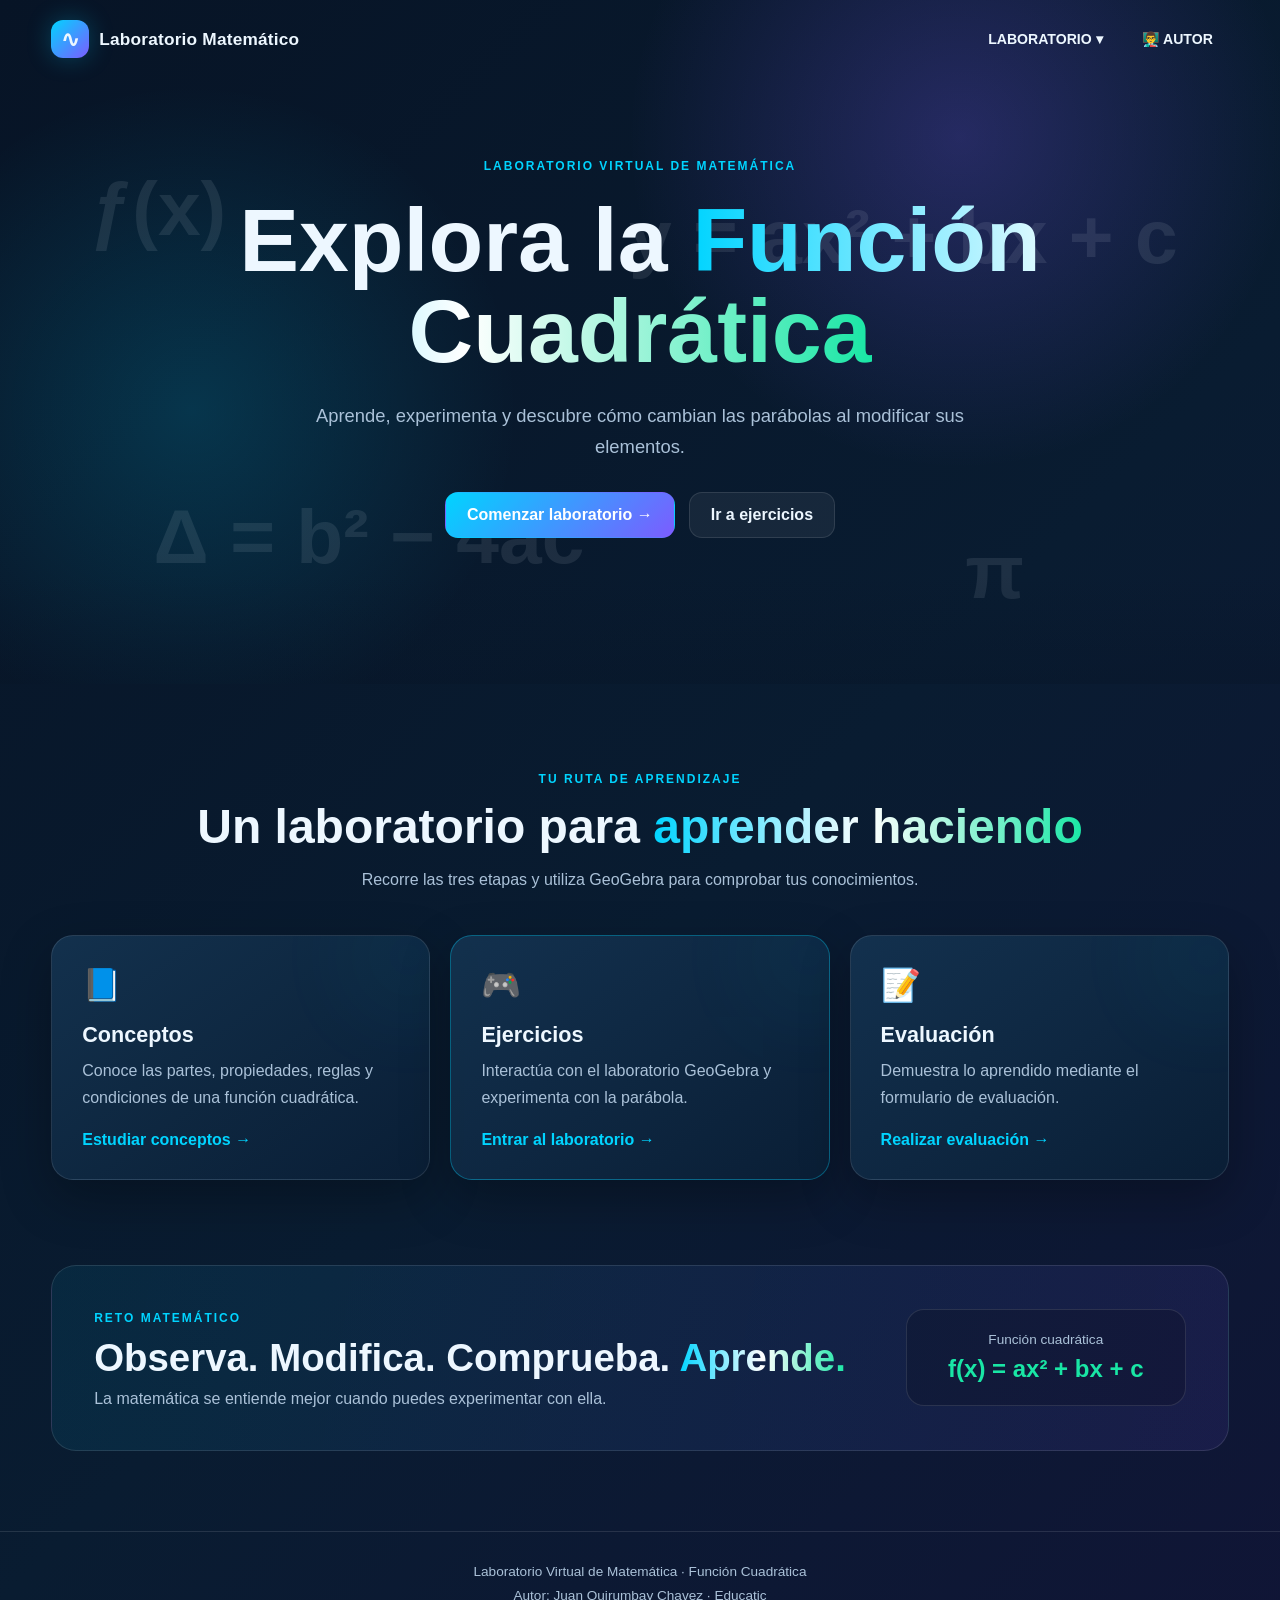
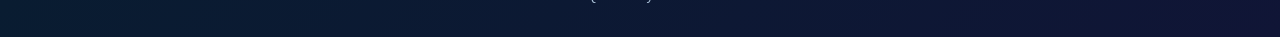
<file: index.html>
<!DOCTYPE html>
<html lang="es">
<head>
  <meta charset="UTF-8">
  <meta name="viewport" content="width=device-width, initial-scale=1.0">
  <title>Laboratorio Virtual | Función Cuadrática</title>
  <link rel="stylesheet" href="estilos.css">
</head>
<body>
  <header class="hero">
    <div class="math-bg"><span>ƒ(x)</span><span>y = ax² + bx + c</span><span>Δ = b² − 4ac</span><span>π</span></div>
    <nav class="navbar">
      <a class="brand" href="index.html"><span class="brand-icon">∿</span> Laboratorio Matemático</a>
      <button class="menu-toggle" aria-label="Abrir menú">☰</button>
      <ul class="nav-links">
        <li class="dropdown">
          <a href="#" class="nav-link">LABORATORIO <span>▾</span></a>
          <ul class="submenu">
            <li><a href="conceptos.html">📘 Conceptos</a></li>
            <li><a href="ejercicios.html">🎮 Ejercicios</a></li>
            <li><a href="evaluacion.html">📝 Evaluación</a></li>
          </ul>
        </li>
        <li><a href="autor.html" class="nav-link">👨‍🏫 AUTOR</a></li>
      </ul>
    </nav>

    <div class="hero-content">
      <div class="badge">LABORATORIO VIRTUAL DE MATEMÁTICA</div>
      <h1>Explora la <span>Función Cuadrática</span></h1>
      <p>Aprende, experimenta y descubre cómo cambian las parábolas al modificar sus elementos.</p>
      <div class="hero-actions">
        <a href="conceptos.html" class="btn btn-primary">Comenzar laboratorio →</a>
        <a href="ejercicios.html" class="btn btn-glass">Ir a ejercicios</a>
      </div>
    </div>
  </header>

  <main>
    <section class="section intro">
      <div class="section-title">
        <span class="eyebrow">TU RUTA DE APRENDIZAJE</span>
        <h2>Un laboratorio para <span>aprender haciendo</span></h2>
        <p>Recorre las tres etapas y utiliza GeoGebra para comprobar tus conocimientos.</p>
      </div>
      <div class="cards three">
        <a class="feature-card" href="conceptos.html">
          <div class="card-icon">📘</div>
          <h3>Conceptos</h3>
          <p>Conoce las partes, propiedades, reglas y condiciones de una función cuadrática.</p>
          <span class="card-link">Estudiar conceptos →</span>
        </a>
        <a class="feature-card featured" href="ejercicios.html">
          <div class="card-icon">🎮</div>
          <h3>Ejercicios</h3>
          <p>Interactúa con el laboratorio GeoGebra y experimenta con la parábola.</p>
          <span class="card-link">Entrar al laboratorio →</span>
        </a>
        <a class="feature-card" href="evaluacion.html">
          <div class="card-icon">📝</div>
          <h3>Evaluación</h3>
          <p>Demuestra lo aprendido mediante el formulario de evaluación.</p>
          <span class="card-link">Realizar evaluación →</span>
        </a>
      </div>
    </section>

    <section class="quote-section">
      <div>
        <span class="eyebrow">RETO MATEMÁTICO</span>
        <h2>Observa. Modifica. Comprueba. <span>Aprende.</span></h2>
        <p>La matemática se entiende mejor cuando puedes experimentar con ella.</p>
      </div>
      <div class="formula-card">
        <span>Función cuadrática</span>
        <strong>f(x) = ax² + bx + c</strong>
      </div>
    </section>
  </main>

  <footer>
    <p>Laboratorio Virtual de Matemática · Función Cuadrática</p>
    <p>Autor: Juan Quirumbay Chavez · Educatic</p>
  </footer>
  <script src="script.js"></script>
</body>
</html>
</file>
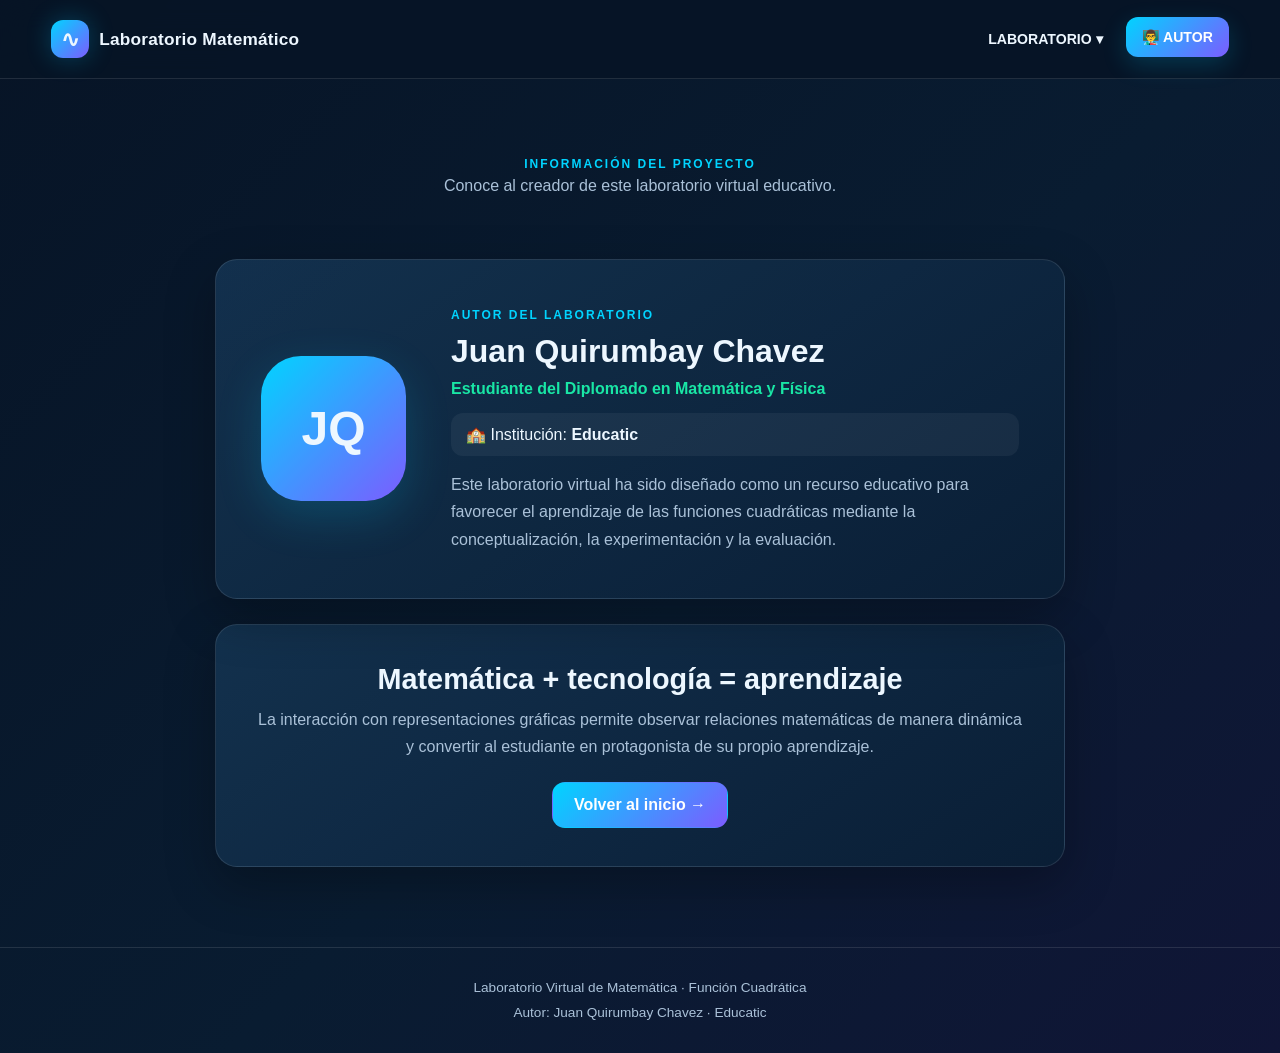
<file: autor.html>
<!DOCTYPE html>
<html lang="es">
<head>
  <meta charset="UTF-8">
  <meta name="viewport" content="width=device-width, initial-scale=1.0">
  <title>Autor | Laboratorio Matemático</title>
  <link rel="stylesheet" href="estilos.css">
  
</head>
<body>
  <header class="inner-header">
    <nav class="navbar">
      <a class="brand" href="index.html"><span class="brand-icon">∿</span> Laboratorio Matemático</a>
      <button class="menu-toggle" aria-label="Abrir menú">☰</button>
      <ul class="nav-links">
        <li class="dropdown">
          <a href="#" class="nav-link">LABORATORIO <span>▾</span></a>
          <ul class="submenu">
            <li><a href="conceptos.html">📘 Conceptos</a></li>
            <li><a href="ejercicios.html">🎮 Ejercicios</a></li>
            <li><a href="evaluacion.html">📝 Evaluación</a></li>
          </ul>
        </li>
        <li><a href="autor.html" class="nav-link active">👨‍🏫 AUTOR</a></li>
      </ul>
    </nav>
  </header>

  <main class="page-main">
    <section class="page-hero">
      <span class="eyebrow">INFORMACIÓN DEL PROYECTO</span>
            <p>Conoce al creador de este laboratorio virtual educativo.</p>
    </section>

    <section class="author-card">
      <div class="author-avatar">JQ</div>
      <div class="author-info">
        <span class="eyebrow">AUTOR DEL LABORATORIO</span>
        <h2>Juan Quirumbay Chavez</h2>
        <p class="role">Estudiante del Diplomado en Matemática y Física</p>
        <div class="institution">🏫 Institución: <strong>Educatic</strong></div>
        <p>Este laboratorio virtual ha sido diseñado como un recurso educativo para favorecer el aprendizaje de las funciones cuadráticas mediante la conceptualización, la experimentación y la evaluación.</p>
      </div>
    </section>

    <section class="author-message">
      <h2>Matemática + tecnología = aprendizaje</h2>
      <p>La interacción con representaciones gráficas permite observar relaciones matemáticas de manera dinámica y convertir al estudiante en protagonista de su propio aprendizaje.</p>
      <a href="index.html" class="btn btn-primary">Volver al inicio →</a>
    </section>
  </main>
  <footer>
    <p>Laboratorio Virtual de Matemática · Función Cuadrática</p>
    <p>Autor: Juan Quirumbay Chavez · Educatic</p>
  </footer>
  <script src="script.js"></script>
</body>
</html>
</file>
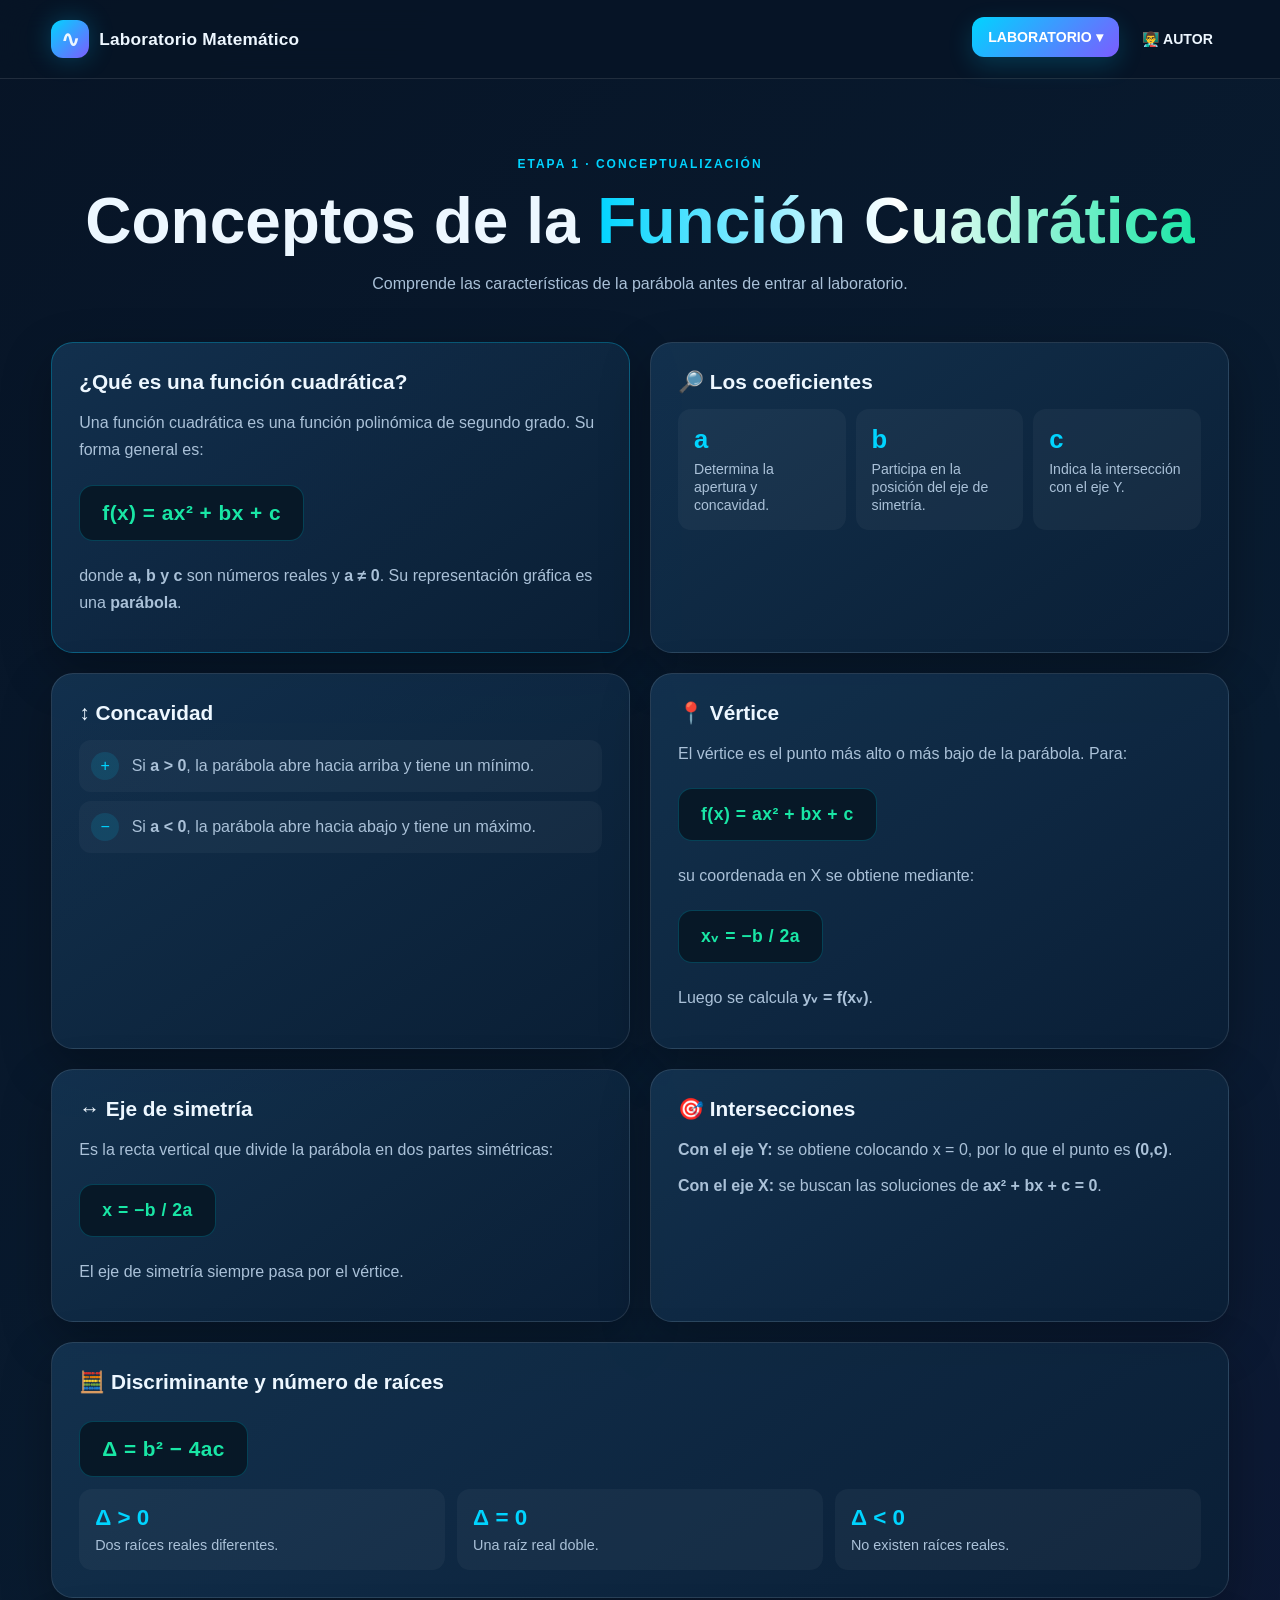
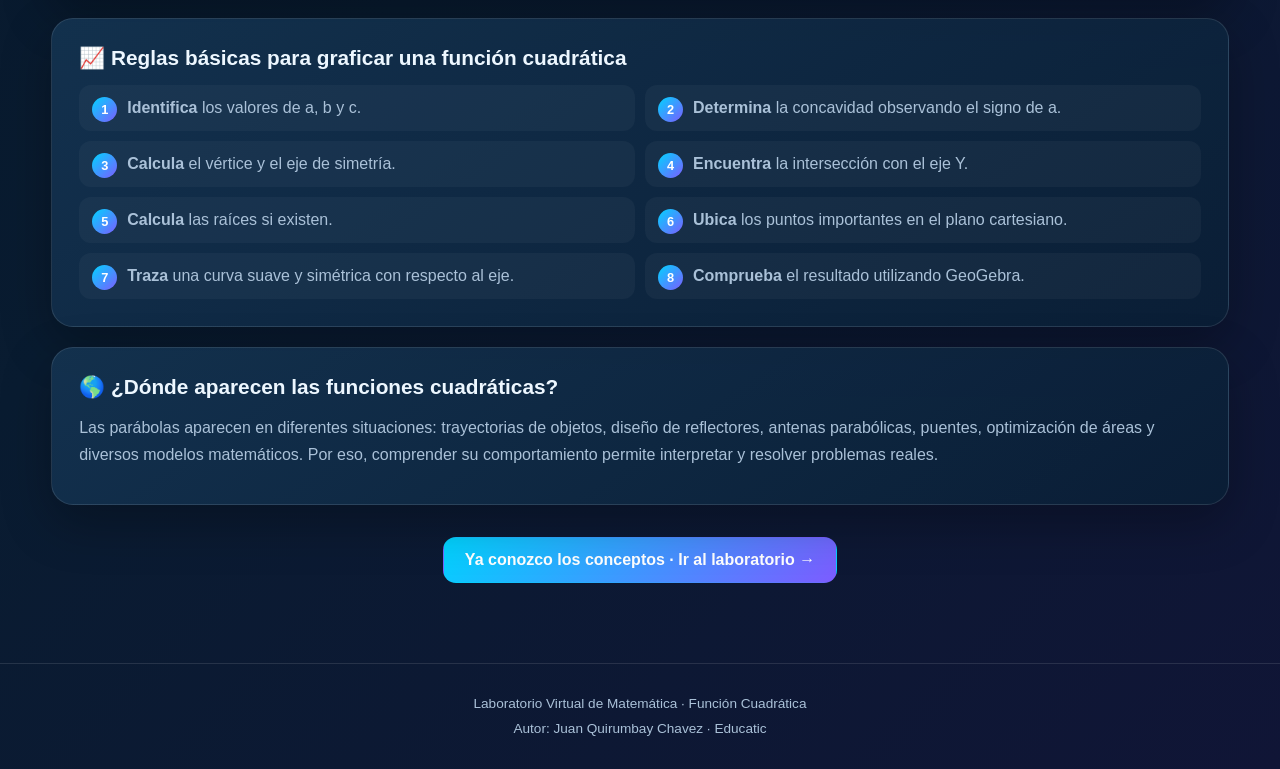
<file: conceptos.html>
<!DOCTYPE html>
<html lang="es">
<head>
  <meta charset="UTF-8">
  <meta name="viewport" content="width=device-width, initial-scale=1.0">
  <title>Conceptos | Función Cuadrática</title>
  <link rel="stylesheet" href="estilos.css">
  
</head>
<body>
  <header class="inner-header">
    <nav class="navbar">
      <a class="brand" href="index.html"><span class="brand-icon">∿</span> Laboratorio Matemático</a>
      <button class="menu-toggle" aria-label="Abrir menú">☰</button>
      <ul class="nav-links">
        <li class="dropdown">
          <a href="#" class="nav-link active">LABORATORIO <span>▾</span></a>
          <ul class="submenu">
            <li><a href="conceptos.html">📘 Conceptos</a></li>
            <li><a href="ejercicios.html">🎮 Ejercicios</a></li>
            <li><a href="evaluacion.html">📝 Evaluación</a></li>
          </ul>
        </li>
        <li><a href="autor.html" class="nav-link">👨‍🏫 AUTOR</a></li>
      </ul>
    </nav>
  </header>

  <main class="page-main">
    <section class="page-hero">
      <span class="eyebrow">ETAPA 1 · CONCEPTUALIZACIÓN</span>
      <h1>Conceptos de la <span>Función Cuadrática</span></h1>
      <p>Comprende las características de la parábola antes de entrar al laboratorio.</p>
    </section>

    <section class="content-grid">
      <article class="content-card highlight">
        <h2>¿Qué es una función cuadrática?</h2>
        <p>Una función cuadrática es una función polinómica de segundo grado. Su forma general es:</p>
        <div class="formula">f(x) = ax² + bx + c</div>
        <p>donde <strong>a, b y c</strong> son números reales y <strong>a ≠ 0</strong>. Su representación gráfica es una <strong>parábola</strong>.</p>
      </article>

      <article class="content-card">
        <h2>🔎 Los coeficientes</h2>
        <div class="mini-grid">
          <div><strong>a</strong><span>Determina la apertura y concavidad.</span></div>
          <div><strong>b</strong><span>Participa en la posición del eje de simetría.</span></div>
          <div><strong>c</strong><span>Indica la intersección con el eje Y.</span></div>
        </div>
      </article>

      <article class="content-card">
        <h2>↕ Concavidad</h2>
        <div class="rule-list">
          <p><span class="dot">+</span> Si <strong>a &gt; 0</strong>, la parábola abre hacia arriba y tiene un mínimo.</p>
          <p><span class="dot">−</span> Si <strong>a &lt; 0</strong>, la parábola abre hacia abajo y tiene un máximo.</p>
        </div>
      </article>

      <article class="content-card">
        <h2>📍 Vértice</h2>
        <p>El vértice es el punto más alto o más bajo de la parábola. Para:</p>
        <div class="formula small">f(x) = ax² + bx + c</div>
        <p>su coordenada en X se obtiene mediante:</p>
        <div class="formula small">xᵥ = −b / 2a</div>
        <p>Luego se calcula <strong>yᵥ = f(xᵥ)</strong>.</p>
      </article>

      <article class="content-card">
        <h2>↔ Eje de simetría</h2>
        <p>Es la recta vertical que divide la parábola en dos partes simétricas:</p>
        <div class="formula small">x = −b / 2a</div>
        <p>El eje de simetría siempre pasa por el vértice.</p>
      </article>

      <article class="content-card">
        <h2>🎯 Intersecciones</h2>
        <p><strong>Con el eje Y:</strong> se obtiene colocando x = 0, por lo que el punto es <strong>(0,c)</strong>.</p>
        <p><strong>Con el eje X:</strong> se buscan las soluciones de <strong>ax² + bx + c = 0</strong>.</p>
      </article>

      <article class="content-card wide">
        <h2>🧮 Discriminante y número de raíces</h2>
        <div class="formula">Δ = b² − 4ac</div>
        <div class="three-rules">
          <div><strong>Δ &gt; 0</strong><span>Dos raíces reales diferentes.</span></div>
          <div><strong>Δ = 0</strong><span>Una raíz real doble.</span></div>
          <div><strong>Δ &lt; 0</strong><span>No existen raíces reales.</span></div>
        </div>
      </article>

      <article class="content-card wide">
        <h2>📈 Reglas básicas para graficar una función cuadrática</h2>
        <ol class="steps">
          <li><b>Identifica</b> los valores de a, b y c.</li>
          <li><b>Determina</b> la concavidad observando el signo de a.</li>
          <li><b>Calcula</b> el vértice y el eje de simetría.</li>
          <li><b>Encuentra</b> la intersección con el eje Y.</li>
          <li><b>Calcula</b> las raíces si existen.</li>
          <li><b>Ubica</b> los puntos importantes en el plano cartesiano.</li>
          <li><b>Traza</b> una curva suave y simétrica con respecto al eje.</li>
          <li><b>Comprueba</b> el resultado utilizando GeoGebra.</li>
        </ol>
      </article>

      <article class="content-card wide">
        <h2>🌎 ¿Dónde aparecen las funciones cuadráticas?</h2>
        <p>Las parábolas aparecen en diferentes situaciones: trayectorias de objetos, diseño de reflectores, antenas parabólicas, puentes, optimización de áreas y diversos modelos matemáticos. Por eso, comprender su comportamiento permite interpretar y resolver problemas reales.</p>
      </article>
    </section>

    <div class="next-action">
      <a href="ejercicios.html" class="btn btn-primary">Ya conozco los conceptos · Ir al laboratorio →</a>
    </div>
  </main>
  <footer>
    <p>Laboratorio Virtual de Matemática · Función Cuadrática</p>
    <p>Autor: Juan Quirumbay Chavez · Educatic</p>
  </footer>
  <script src="script.js"></script>
</body>
</html>
</file>
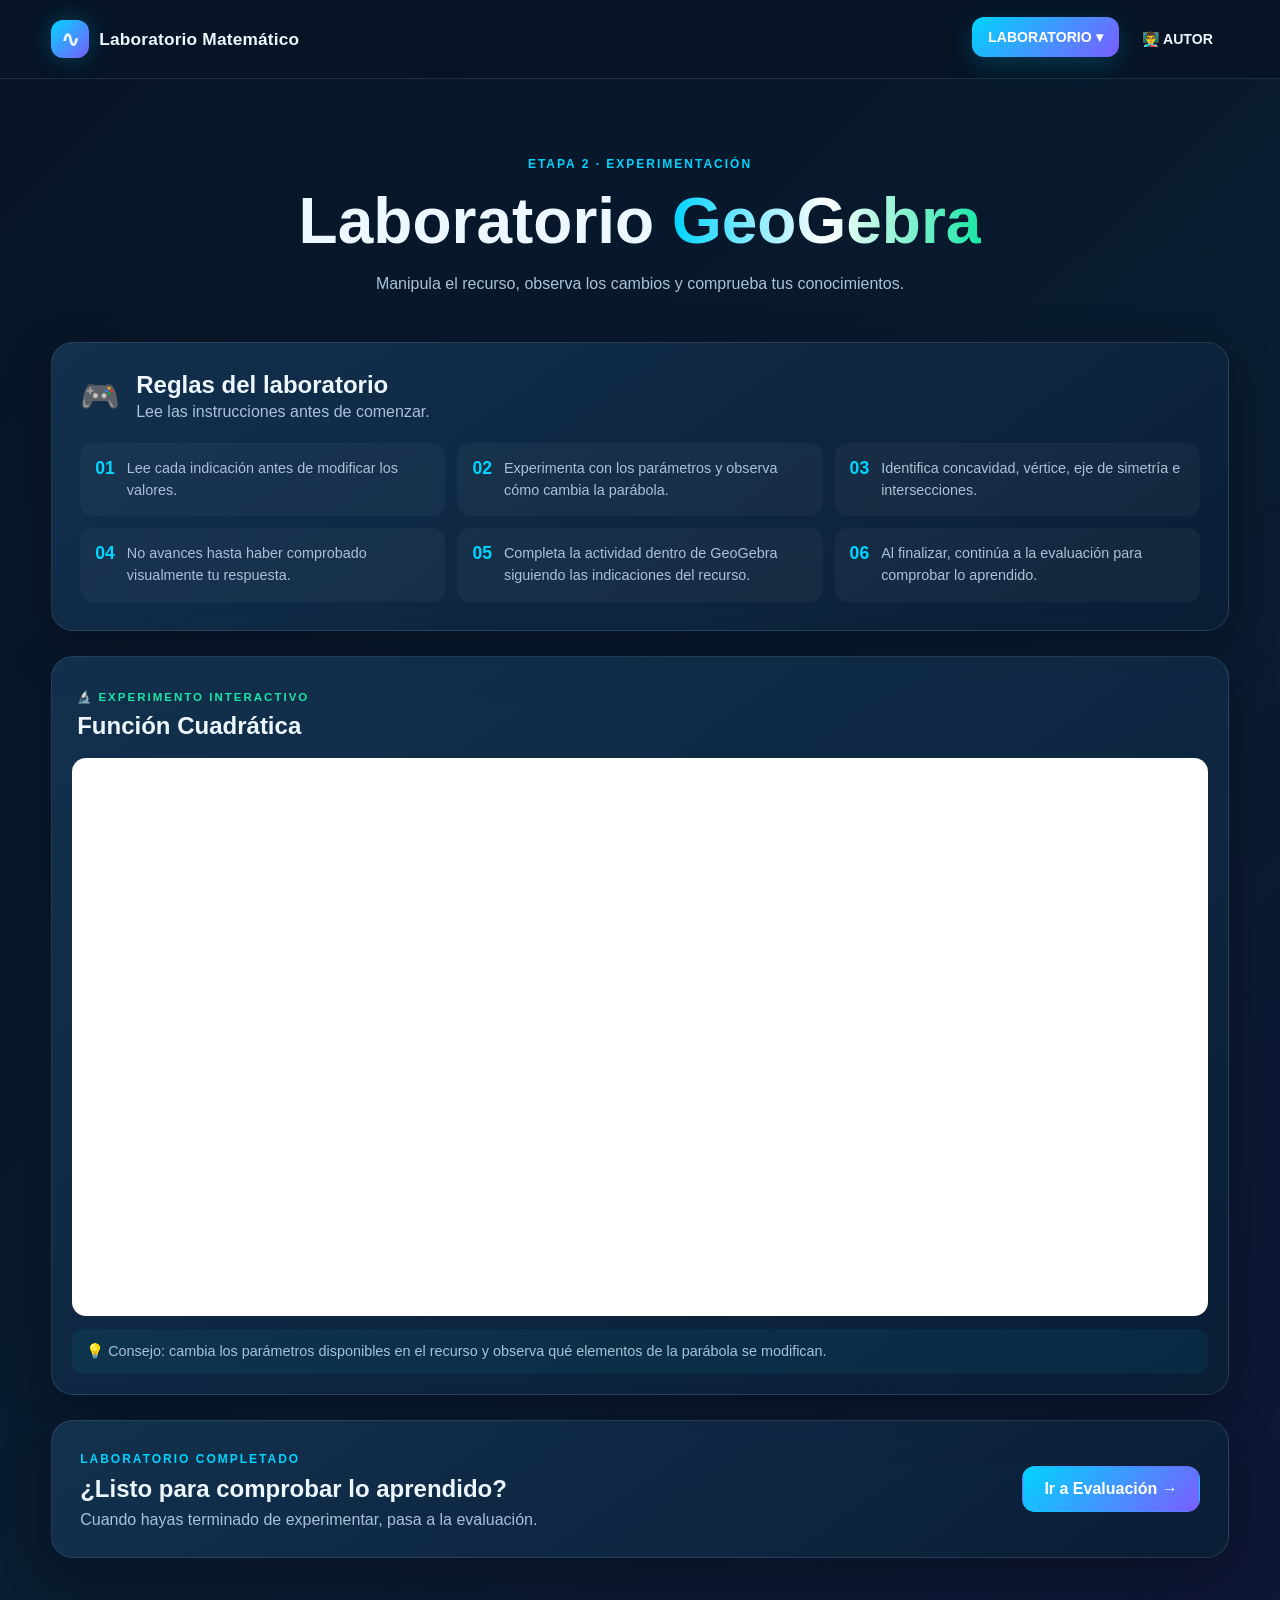
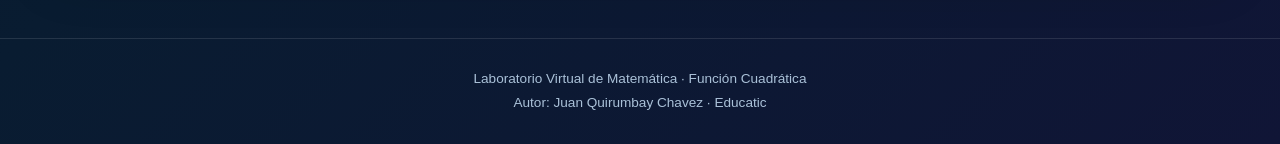
<file: ejercicios.html>
<!DOCTYPE html>
<html lang="es">
<head>
  <meta charset="UTF-8">
  <meta name="viewport" content="width=device-width, initial-scale=1.0">
  <title>Ejercicios | GeoGebra</title>
  <link rel="stylesheet" href="estilos.css">
  
</head>
<body>
  <header class="inner-header">
    <nav class="navbar">
      <a class="brand" href="index.html"><span class="brand-icon">∿</span> Laboratorio Matemático</a>
      <button class="menu-toggle" aria-label="Abrir menú">☰</button>
      <ul class="nav-links">
        <li class="dropdown">
          <a href="#" class="nav-link active">LABORATORIO <span>▾</span></a>
          <ul class="submenu">
            <li><a href="conceptos.html">📘 Conceptos</a></li>
            <li><a href="ejercicios.html">🎮 Ejercicios</a></li>
            <li><a href="evaluacion.html">📝 Evaluación</a></li>
          </ul>
        </li>
        <li><a href="autor.html" class="nav-link">👨‍🏫 AUTOR</a></li>
      </ul>
    </nav>
  </header>

  <main class="page-main">
    <section class="page-hero">
      <span class="eyebrow">ETAPA 2 · EXPERIMENTACIÓN</span>
      <h1>Laboratorio <span>GeoGebra</span></h1>
      <p>Manipula el recurso, observa los cambios y comprueba tus conocimientos.</p>
    </section>

    <section class="game-rules">
      <div class="rules-header">
        <div class="card-icon">🎮</div>
        <div>
          <h2>Reglas del laboratorio</h2>
          <p>Lee las instrucciones antes de comenzar.</p>
        </div>
      </div>
      <div class="rules-grid">
        <div><b>01</b><span>Lee cada indicación antes de modificar los valores.</span></div>
        <div><b>02</b><span>Experimenta con los parámetros y observa cómo cambia la parábola.</span></div>
        <div><b>03</b><span>Identifica concavidad, vértice, eje de simetría e intersecciones.</span></div>
        <div><b>04</b><span>No avances hasta haber comprobado visualmente tu respuesta.</span></div>
        <div><b>05</b><span>Completa la actividad dentro de GeoGebra siguiendo las indicaciones del recurso.</span></div>
        <div><b>06</b><span>Al finalizar, continúa a la evaluación para comprobar lo aprendido.</span></div>
      </div>
    </section>

    <section class="geo-section">
      <div class="geo-title">
        <span>🔬 EXPERIMENTO INTERACTIVO</span>
        <h2>Función Cuadrática</h2>
      </div>
      <div class="geo-wrapper">
        <iframe scrolling="no" title="Funcion Cuadratica"
          src="https://www.geogebra.org/material/iframe/id/FV4Z9Dd7/width/1366/height/558/border/888888/sfsb/true/smb/false/stb/false/stbh/false/ai/false/asb/false/sri/true/rc/false/ld/false/sdz/true/ctl/false"
          width="1366px" height="558px" style="border:0px;" allowfullscreen>
        </iframe>
      </div>
      <div class="geo-note">💡 Consejo: cambia los parámetros disponibles en el recurso y observa qué elementos de la parábola se modifican.</div>
    </section>

    <section class="finish-card">
      <div>
        <span class="eyebrow">LABORATORIO COMPLETADO</span>
        <h2>¿Listo para comprobar lo aprendido?</h2>
        <p>Cuando hayas terminado de experimentar, pasa a la evaluación.</p>
      </div>
      <a href="evaluacion.html" class="btn btn-primary">Ir a Evaluación →</a>
    </section>
  </main>
  <footer>
    <p>Laboratorio Virtual de Matemática · Función Cuadrática</p>
    <p>Autor: Juan Quirumbay Chavez · Educatic</p>
  </footer>
  <script src="script.js"></script>
</body>
</html>
</file>
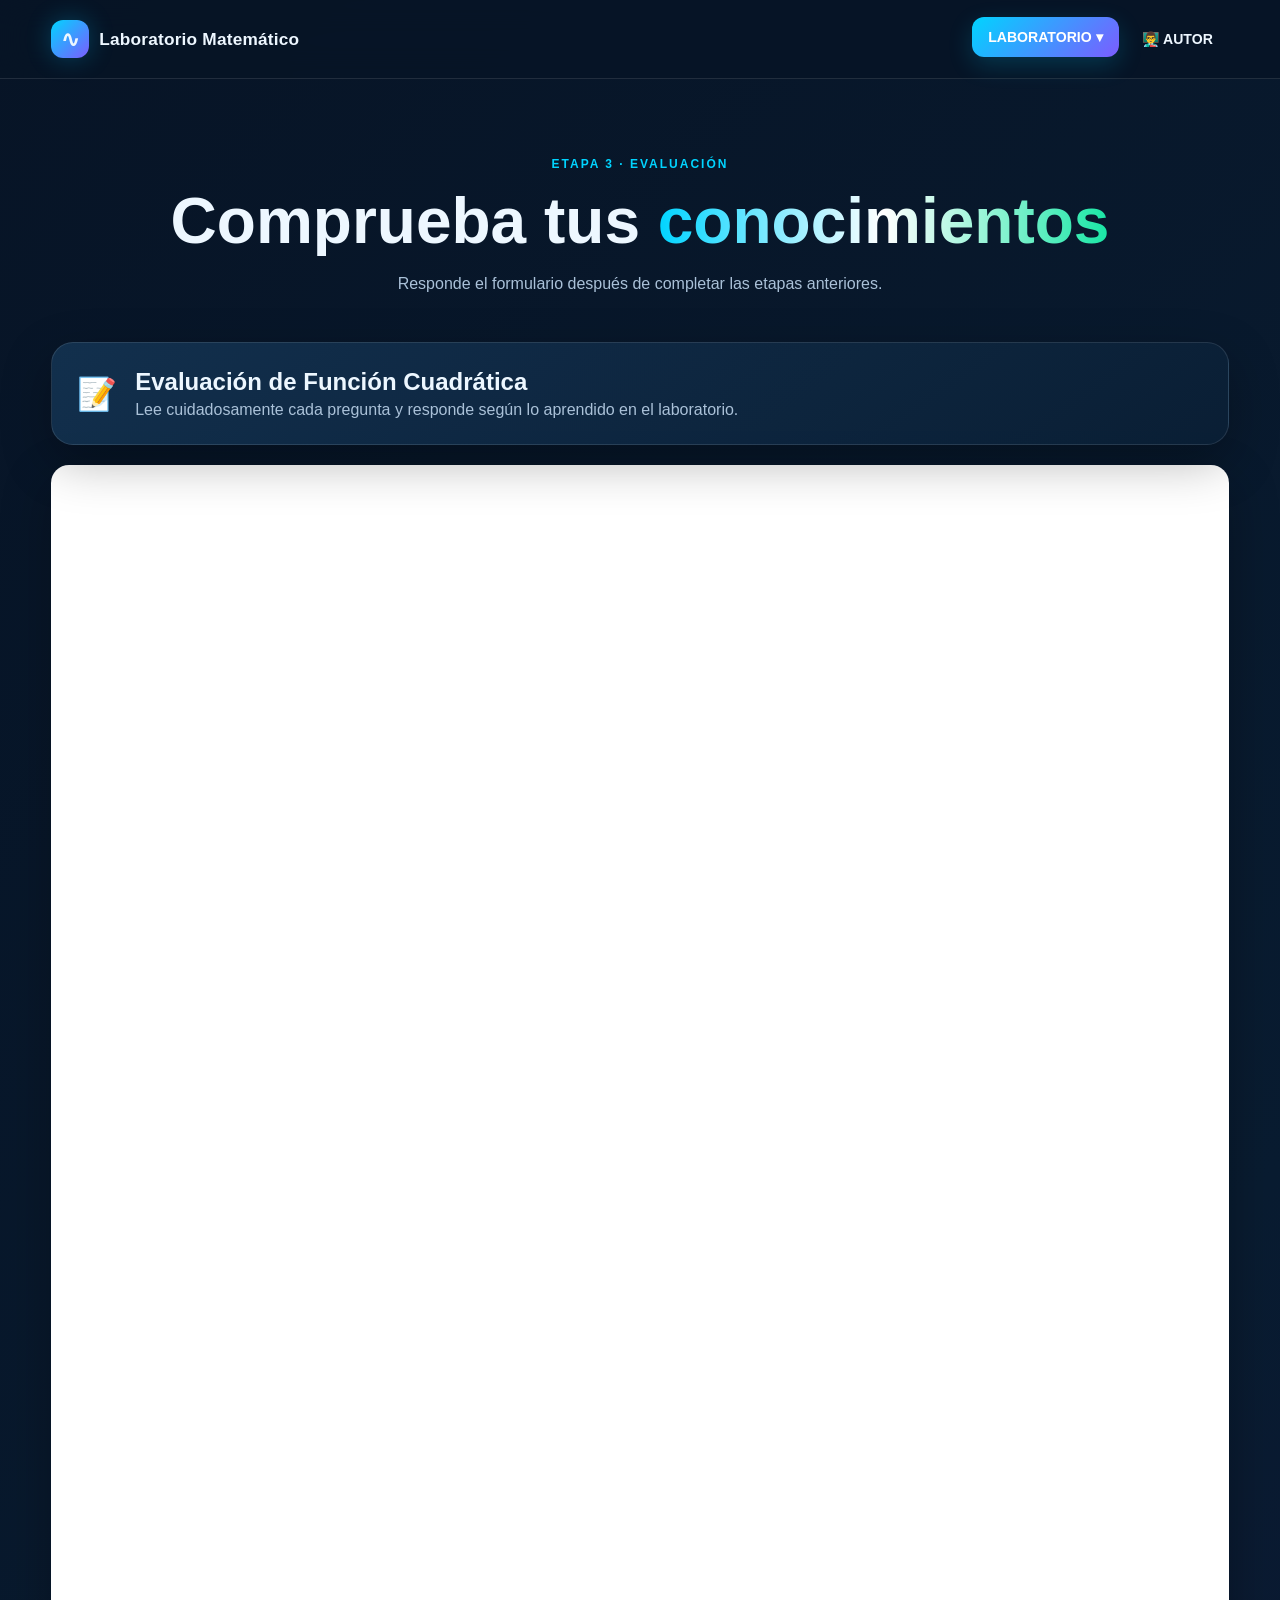
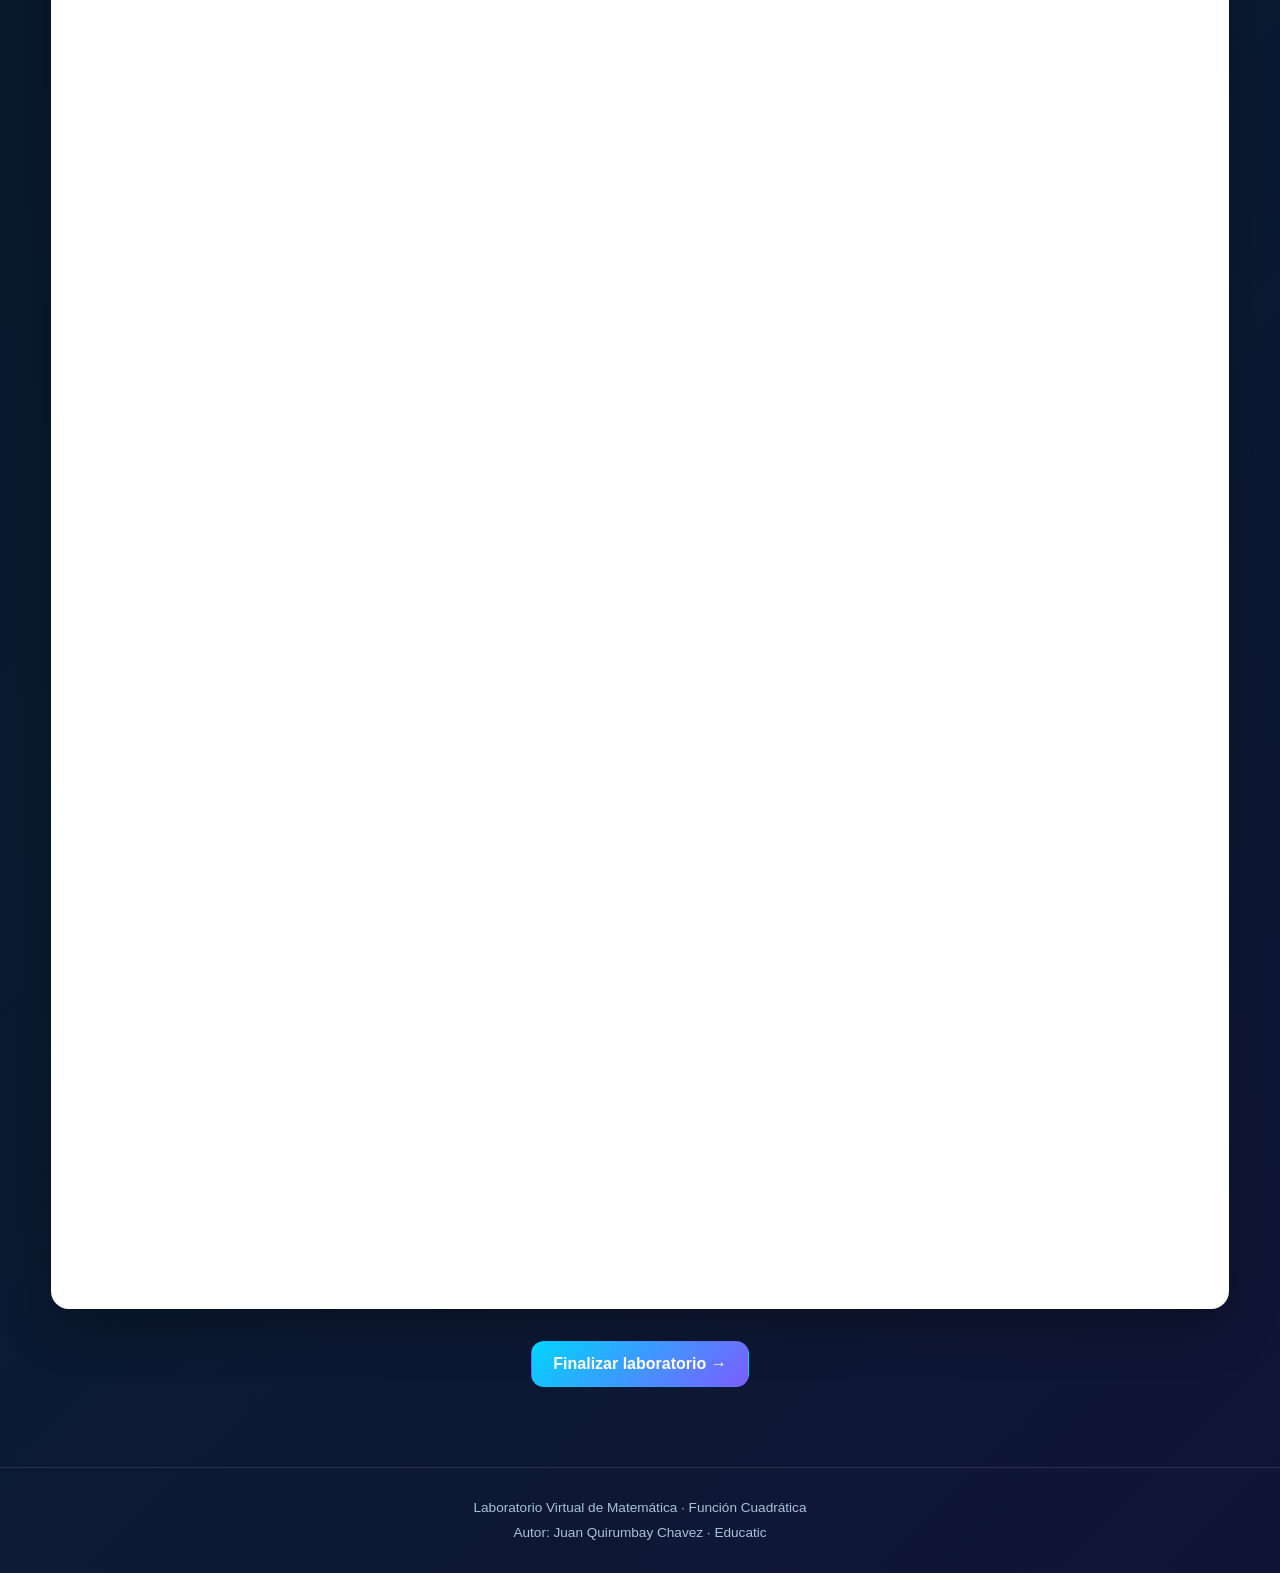
<file: evaluacion.html>
<!DOCTYPE html>
<html lang="es">
<head>
  <meta charset="UTF-8">
  <meta name="viewport" content="width=device-width, initial-scale=1.0">
  <title>Evaluación | Función Cuadrática</title>
  <link rel="stylesheet" href="estilos.css">
</head>
<body>
  <header class="inner-header">
    <nav class="navbar">
      <a class="brand" href="index.html"><span class="brand-icon">∿</span> Laboratorio Matemático</a>
      <button class="menu-toggle" aria-label="Abrir menú">☰</button>
      <ul class="nav-links">
        <li class="dropdown">
          <a href="#" class="nav-link active">LABORATORIO <span>▾</span></a>
          <ul class="submenu">
            <li><a href="conceptos.html">📘 Conceptos</a></li>
            <li><a href="ejercicios.html">🎮 Ejercicios</a></li>
            <li><a href="evaluacion.html">📝 Evaluación</a></li>
          </ul>
        </li>
        <li><a href="autor.html" class="nav-link">👨‍🏫 AUTOR</a></li>
      </ul>
    </nav>
  </header>

  <main class="page-main">
    <section class="page-hero">
      <span class="eyebrow">ETAPA 3 · EVALUACIÓN</span>
      <h1>Comprueba tus <span>conocimientos</span></h1>
      <p>Responde el formulario después de completar las etapas anteriores.</p>
    </section>

    <section class="evaluation-intro">
      <div class="card-icon">📝</div>
      <div>
        <h2>Evaluación de Función Cuadrática</h2>
        <p>Lee cuidadosamente cada pregunta y responde según lo aprendido en el laboratorio.</p>
      </div>
    </section>

    <section class="form-wrapper">
      <iframe src="https://docs.google.com/forms/d/e/1FAIpQLSeuWr_KCzff1jVhvT_moF_9dYXVIfjS6wJ6x1E6CrIwOGzGJg/viewform?embedded=true"
        width="640" height="2440" frameborder="0" marginheight="0" marginwidth="0">Cargando…</iframe>
    </section>

    <div class="next-action">
      <a href="autor.html" class="btn btn-primary">Finalizar laboratorio →</a>
    </div>
  </main>
  <footer>
    <p>Laboratorio Virtual de Matemática · Función Cuadrática</p>
    <p>Autor: Juan Quirumbay Chavez · Educatic</p>
  </footer>
  <script src="script.js"></script>
  
</body>
</html>
</file>
<file: estilos.css>
:root{
  --bg:#071426;
  --bg2:#0c1d34;
  --panel:#102943;
  --panel2:#153452;
  --text:#edf7ff;
  --muted:#aac1d8;
  --primary:#00d4ff;
  --secondary:#7c5cff;
  --accent:#19e6a5;
  --line:rgba(255,255,255,.11);
  --shadow:0 18px 50px rgba(0,0,0,.28);
}
*{box-sizing:border-box;margin:0;padding:0}
html{scroll-behavior:smooth}
body{font-family:Segoe UI,Arial,sans-serif;background:linear-gradient(135deg,var(--bg),#091c31 55%,#101536);color:var(--text);min-height:100vh}
a{text-decoration:none;color:inherit}
.navbar{width:min(1180px,92%);margin:auto;min-height:78px;display:flex;align-items:center;justify-content:space-between;position:relative;z-index:20}
.brand{font-weight:800;font-size:1.08rem;letter-spacing:.2px;display:flex;align-items:center;gap:10px}
.brand-icon{display:grid;place-items:center;width:38px;height:38px;border-radius:12px;background:linear-gradient(135deg,var(--primary),var(--secondary));font-size:1.4rem;box-shadow:0 0 25px rgba(0,212,255,.25)}
.nav-links{display:flex;align-items:center;gap:7px;list-style:none}
.nav-link{display:block;padding:12px 16px;border-radius:12px;font-weight:700;font-size:.88rem;transition:.25s}
.nav-link:hover,.nav-link.active{background:linear-gradient(135deg,var(--primary),var(--secondary));color:#fff;transform:translateY(-2px);box-shadow:0 8px 24px rgba(0,212,255,.18)}
.dropdown{position:relative}
.submenu{position:absolute;top:calc(100% + 7px);left:0;min-width:205px;background:rgba(10,29,50,.97);border:1px solid var(--line);border-radius:15px;padding:8px;list-style:none;box-shadow:var(--shadow);opacity:0;visibility:hidden;transform:translateY(-8px);transition:.25s}
.dropdown:hover .submenu,.dropdown.open .submenu{opacity:1;visibility:visible;transform:translateY(0)}
.submenu a{display:block;padding:11px 13px;border-radius:10px;color:var(--muted);transition:.2s}
.submenu a:hover{background:rgba(0,212,255,.12);color:#fff;transform:translateX(4px)}
.menu-toggle{display:none;background:none;border:0;color:#fff;font-size:1.7rem;cursor:pointer}
.hero{min-height:76vh;position:relative;overflow:hidden;background:radial-gradient(circle at 75% 20%,rgba(124,92,255,.25),transparent 30%),radial-gradient(circle at 15% 60%,rgba(0,212,255,.16),transparent 28%)}
.hero:after{content:"";position:absolute;inset:auto -10% -25% -10%;height:280px;background:linear-gradient(180deg,transparent,rgba(7,20,38,.9));pointer-events:none}
.math-bg{position:absolute;inset:0;overflow:hidden;pointer-events:none;opacity:.09}
.math-bg span{position:absolute;font-weight:900;font-size:clamp(2rem,6vw,6rem);animation:float 8s ease-in-out infinite}
.math-bg span:nth-child(1){left:7%;top:24%}.math-bg span:nth-child(2){right:8%;top:28%;animation-delay:1s}.math-bg span:nth-child(3){left:12%;bottom:15%;animation-delay:2s}.math-bg span:nth-child(4){right:20%;bottom:10%;animation-delay:3s}
@keyframes float{50%{transform:translateY(-18px) rotate(2deg)}}
.hero-content{position:relative;z-index:2;width:min(1000px,90%);margin:9vh auto 0;text-align:center}
.badge,.eyebrow{font-size:.75rem;font-weight:800;letter-spacing:2px;color:var(--primary)}
.hero h1{font-size:clamp(2.6rem,7vw,5.6rem);line-height:1.02;margin:22px 0}
.hero h1 span,.page-hero h1 span,.section-title h2 span,.quote-section h2 span{background:linear-gradient(90deg,var(--primary),#fff,var(--accent));-webkit-background-clip:text;color:transparent}
.hero p{max-width:720px;margin:auto;color:var(--muted);font-size:1.15rem;line-height:1.7}
.hero-actions{display:flex;justify-content:center;gap:14px;margin-top:30px;flex-wrap:wrap}
.btn{display:inline-flex;align-items:center;justify-content:center;padding:13px 21px;border-radius:13px;font-weight:800;transition:.25s;border:1px solid transparent}
.btn:hover{transform:translateY(-3px);box-shadow:0 12px 30px rgba(0,0,0,.25)}
.btn-primary{background:linear-gradient(135deg,var(--primary),var(--secondary));color:#fff}
.btn-glass{background:rgba(255,255,255,.06);border-color:var(--line)}
.section{width:min(1180px,92%);margin:auto;padding:85px 0}
.section-title{text-align:center;margin-bottom:42px}
.section-title h2{font-size:clamp(2rem,4vw,3rem);margin:12px 0}
.section-title p,.page-hero p{color:var(--muted);line-height:1.7}
.cards{display:grid;gap:20px}.cards.three{grid-template-columns:repeat(3,1fr)}
.feature-card,.content-card,.game-rules,.geo-section,.finish-card,.evaluation-intro,.author-card,.author-message{background:linear-gradient(145deg,rgba(20,52,82,.88),rgba(10,31,54,.88));border:1px solid var(--line);border-radius:22px;box-shadow:var(--shadow)}
.feature-card{padding:30px;transition:.3s;position:relative;overflow:hidden}
.feature-card:before{content:"";position:absolute;width:100px;height:100px;border-radius:50%;background:var(--primary);filter:blur(55px);opacity:.08;right:-30px;top:-30px}
.feature-card:hover{transform:translateY(-8px);border-color:rgba(0,212,255,.45)}
.feature-card.featured{border-color:rgba(0,212,255,.35)}
.card-icon{font-size:2rem;margin-bottom:18px}
.feature-card h3{font-size:1.35rem;margin-bottom:10px}.feature-card p{color:var(--muted);line-height:1.65;margin-bottom:20px}.card-link{font-weight:800;color:var(--primary)}
.quote-section{width:min(1180px,92%);margin:0 auto 80px;padding:42px;border-radius:25px;background:linear-gradient(100deg,rgba(0,212,255,.08),rgba(124,92,255,.1));border:1px solid var(--line);display:flex;align-items:center;justify-content:space-between;gap:30px}
.quote-section h2{font-size:clamp(1.7rem,3vw,2.7rem);margin:10px 0}.quote-section p{color:var(--muted)}
.formula-card{padding:22px 28px;border-radius:18px;background:rgba(0,0,0,.18);border:1px solid var(--line);text-align:center;min-width:280px}
.formula-card span{display:block;color:var(--muted);font-size:.85rem;margin-bottom:8px}.formula-card strong{font-size:1.5rem;color:var(--accent)}
.inner-header{background:rgba(7,20,38,.9);border-bottom:1px solid var(--line);position:sticky;top:0;z-index:30;backdrop-filter:blur(15px)}
.page-main{width:min(1180px,92%);margin:auto;padding:55px 0 80px}.page-hero{text-align:center;padding:20px 0 45px}.page-hero h1{font-size:clamp(2.3rem,5vw,4rem);margin:12px 0}
.content-grid{display:grid;grid-template-columns:repeat(2,1fr);gap:20px}.content-card{padding:27px}.content-card.wide{grid-column:1/-1}.content-card h2{font-size:1.3rem;margin-bottom:15px}.content-card p{color:var(--muted);line-height:1.7;margin:9px 0}
.content-card.highlight{border-color:rgba(0,212,255,.3)}
.formula{display:inline-block;padding:15px 22px;margin:12px 0;border-radius:14px;background:#071827;border:1px solid rgba(0,212,255,.22);font-size:1.3rem;font-weight:800;color:var(--accent);letter-spacing:.5px}.formula.small{font-size:1.1rem}
.mini-grid{display:grid;grid-template-columns:repeat(3,1fr);gap:10px}.mini-grid div,.three-rules div{padding:16px;background:rgba(255,255,255,.04);border-radius:13px}.mini-grid strong{display:block;font-size:1.6rem;color:var(--primary);margin-bottom:6px}.mini-grid span{font-size:.88rem;color:var(--muted)}
.rule-list p{padding:12px;background:rgba(255,255,255,.035);border-radius:12px}.dot{display:inline-grid;place-items:center;width:28px;height:28px;border-radius:50%;background:rgba(0,212,255,.13);color:var(--primary);margin-right:8px}
.three-rules{display:grid;grid-template-columns:repeat(3,1fr);gap:12px}.three-rules strong{display:block;color:var(--primary);font-size:1.4rem;margin-bottom:5px}.three-rules span{color:var(--muted);font-size:.9rem}
.steps{list-style:none;counter-reset:steps;display:grid;grid-template-columns:repeat(2,1fr);gap:10px}.steps li{counter-increment:steps;padding:14px 15px 14px 48px;background:rgba(255,255,255,.035);border-radius:12px;position:relative;color:var(--muted)}.steps li:before{content:counter(steps);position:absolute;left:13px;top:12px;width:25px;height:25px;border-radius:50%;display:grid;place-items:center;background:linear-gradient(135deg,var(--primary),var(--secondary));color:#fff;font-weight:800;font-size:.8rem}
.next-action{text-align:center;margin-top:32px}
.game-rules{padding:28px;margin-bottom:25px}.rules-header{display:flex;align-items:center;gap:16px;margin-bottom:22px}.rules-header .card-icon{margin:0}.rules-header h2{margin-bottom:4px}.rules-header p{color:var(--muted)}
.rules-grid{display:grid;grid-template-columns:repeat(3,1fr);gap:12px}.rules-grid div{display:flex;gap:12px;padding:15px;background:rgba(255,255,255,.035);border-radius:13px}.rules-grid b{color:var(--primary);font-size:1.1rem}.rules-grid span{color:var(--muted);line-height:1.5;font-size:.9rem}
.geo-section{padding:20px;overflow:hidden}.geo-title{padding:10px 5px 18px}.geo-title span{font-size:.72rem;letter-spacing:2px;color:var(--accent);font-weight:800}.geo-title h2{margin-top:7px}.geo-wrapper{width:100%;overflow:auto;background:#fff;border-radius:14px;min-height:558px}.geo-wrapper iframe{display:block;width:100%;min-width:800px;height:558px}.geo-note{margin-top:13px;padding:14px;border-radius:12px;background:rgba(0,212,255,.06);color:var(--muted);font-size:.9rem}
.finish-card{margin-top:25px;padding:28px;display:flex;justify-content:space-between;align-items:center;gap:20px}.finish-card h2{margin:8px 0}.finish-card p{color:var(--muted)}
.evaluation-intro{padding:25px;display:flex;align-items:center;gap:18px;margin-bottom:20px}.evaluation-intro .card-icon{margin:0}.evaluation-intro p{color:var(--muted);margin-top:5px}
.form-wrapper{background:#fff;border-radius:18px;overflow:hidden;text-align:center;min-height:2440px;box-shadow:var(--shadow)}.form-wrapper iframe{max-width:100%;border:0}
.author-card{padding:45px;display:flex;align-items:center;gap:45px;max-width:850px;margin:15px auto 25px}.author-avatar{flex:0 0 145px;height:145px;border-radius:40px;display:grid;place-items:center;font-size:3rem;font-weight:900;background:linear-gradient(135deg,var(--primary),var(--secondary));box-shadow:0 15px 45px rgba(0,212,255,.18)}.author-info h2{font-size:2rem;margin:10px 0}.role{color:var(--accent);font-weight:700;margin-bottom:15px}.institution{padding:12px 15px;background:rgba(255,255,255,.05);border-radius:12px;margin-bottom:15px}.author-info p:last-child{color:var(--muted);line-height:1.7}
.author-message{text-align:center;padding:38px;max-width:850px;margin:auto}.author-message h2{font-size:1.8rem;margin-bottom:10px}.author-message p{color:var(--muted);line-height:1.7;margin-bottom:22px}
footer{padding:28px 5%;border-top:1px solid var(--line);text-align:center;color:var(--muted);font-size:.85rem;line-height:1.8}
@media(max-width:850px){
  .menu-toggle{display:block}.nav-links{display:none;position:absolute;top:70px;left:0;right:0;background:rgba(7,20,38,.98);padding:10px;border:1px solid var(--line);border-radius:16px;flex-direction:column;align-items:stretch}.nav-links.show{display:flex}.nav-link{width:100%}.dropdown .submenu{position:static;opacity:1;visibility:visible;transform:none;display:none;box-shadow:none;border:0;background:rgba(255,255,255,.03)}.dropdown.open .submenu{display:block}
  .cards.three,.content-grid{grid-template-columns:1fr}.content-card.wide{grid-column:auto}.mini-grid,.three-rules,.rules-grid,.steps{grid-template-columns:1fr}.quote-section,.finish-card{flex-direction:column;align-items:flex-start}.formula-card{width:100%;min-width:0}.author-card{flex-direction:column;text-align:center;padding:30px}.author-avatar{flex-basis:auto;width:130px;height:130px}.hero{min-height:85vh}.hero-content{margin-top:7vh}
}
@media(max-width:500px){.hero h1{font-size:2.5rem}.page-main{padding-top:35px}.geo-wrapper iframe{min-width:720px}.form-wrapper{overflow-x:auto}.brand{font-size:.95rem}.brand-icon{width:34px;height:34px}}
</file>
